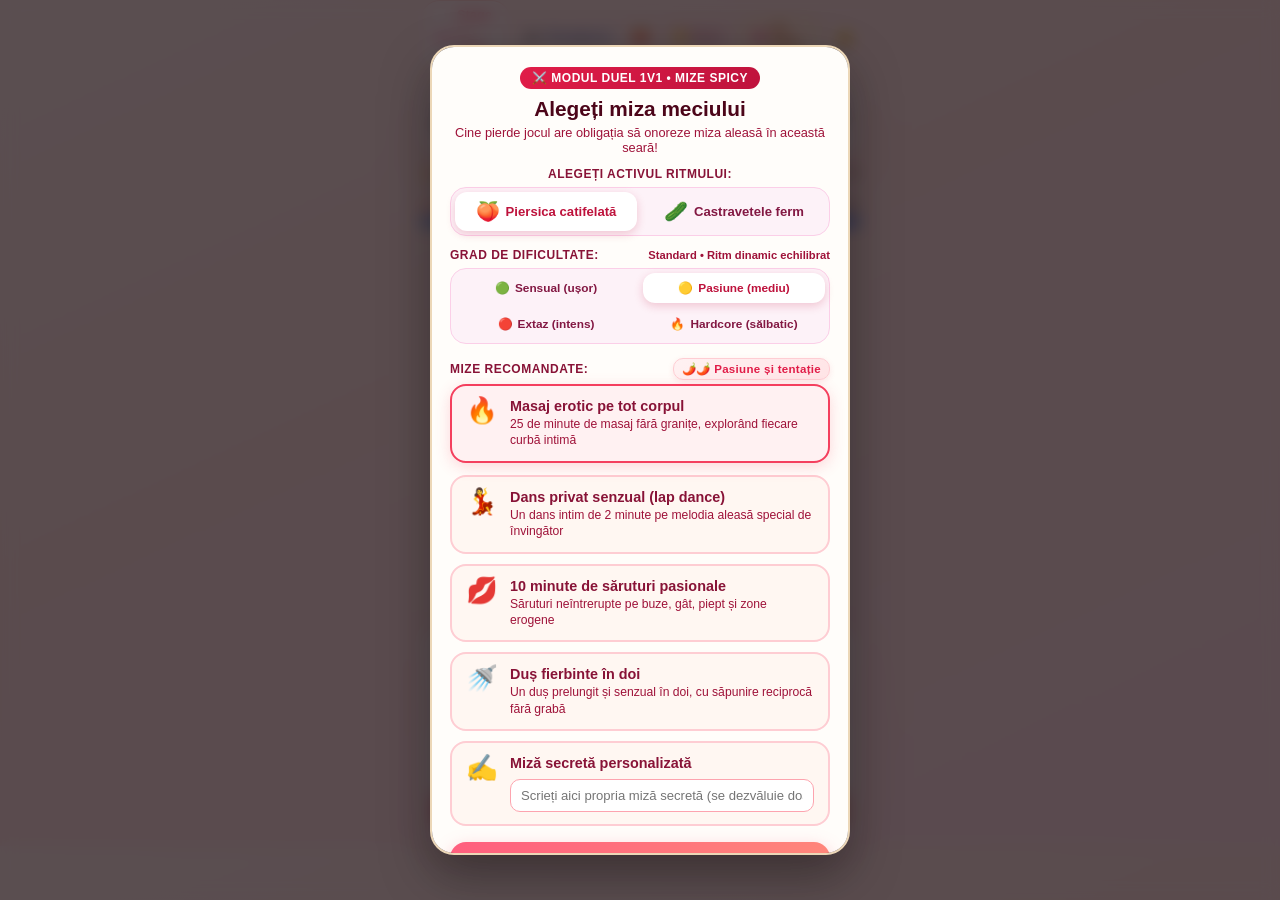
<file: index.html>
<!DOCTYPE html>
<html lang="ro">
<head>
  <meta charset="UTF-8">
  <meta name="viewport" content="width=device-width, initial-scale=1.0, maximum-scale=1.0, user-scalable=no, viewport-fit=cover">
  <title>Peach Sensory Symphony • Rhythm & Mastery</title>
  <link rel="stylesheet" href="style.css">
  <link rel="preconnect" href="https://fonts.googleapis.com">
  <link rel="preconnect" href="https://fonts.gstatic.com" crossorigin>
  <link href="https://fonts.googleapis.com/css2?family=Playfair+Display:ital,wght@0,700;0,900;1,600&display=swap" rel="stylesheet">
  <meta name="apple-mobile-web-app-capable" content="yes">
  <meta name="apple-mobile-web-app-status-bar-style" content="black-translucent">
  <meta name="theme-color" content="#fff8f5">
</head>
<body>

  <!-- Background Particle Effects Layer -->
  <canvas id="particles-canvas"></canvas>

  <div id="symphony-app">
    <!-- ========================================= -->
    <!-- TOP HUD: STAGE, BPM & LIVE STATS          -->
    <!-- ========================================= -->
    <header class="top-hud">
      <div class="hud-header-row">
        <div class="stage-pill" id="stage-pill">
          <span>🌸</span>
          <span id="stage-title-text">Stage 1: First Light</span>
        </div>
        <div class="turn-pill-indicator" id="turn-pill-indicator">
          <span>🎮</span>
          <span id="turn-player-name">Prestatorul</span>
        </div>
        <div class="hud-actions">
          <button id="btn-char-toggle" class="icon-button" title="Schimbă între Piersică și Castravete">🍑</button>
          <button id="btn-diff-badge" class="diff-badge-btn" title="Schimbă Dificultatea">🟡 Mediu</button>
          <div class="bpm-indicator" id="bpm-indicator"><span class="bpm-heart-icon" id="bpm-heart-icon">💓</span> <span id="bpm-val-text">85 BPM</span></div>
          <button id="btn-audio-toggle" class="icon-button" title="Sunet">🔔</button>
        </div>
      </div>

      <!-- Fever Mode Overdrive Banner -->
      <div class="fever-banner" id="fever-banner">🔥 FEVER OVERDRIVE • MULTIPLICATOR EXTAZ 8X / 16X!</div>

      <!-- Stats: Score, Combo & Accuracy -->
      <div class="stats-dashboard">
        <div class="stat-box">
          <span class="stat-label">Scor Ritm</span>
          <span class="stat-value" id="val-score">0</span>
        </div>

        <div class="stat-box combo" id="stat-combo-box">
          <span class="stat-label">Combo</span>
          <span class="stat-value" id="val-combo">0x</span>
        </div>

        <div class="stat-box" style="align-items: flex-end;">
          <span class="stat-label">Acuratețe</span>
          <span class="stat-value" id="val-accuracy">100%</span>
          <span class="multiplier-tag" id="val-multiplier">1x MULTI</span>
        </div>
      </div>

      <!-- Dual Resource Gauges: Pleasure / KPI & Breath -->
      <div class="gauges-container">
        <div class="gauge-wrap">
          <div class="gauge-header">
            <span>⚡ KPI Plăcere</span>
            <span id="label-kpi-val">0%</span>
          </div>
          <div class="gauge-bar-bg">
            <div id="bar-pleasure" class="gauge-bar-fill pleasure"></div>
          </div>
        </div>

        <div class="gauge-wrap">
          <div class="gauge-header">
            <span>🫁 Respirație & Oxigen</span>
            <span id="label-breath-val">100%</span>
          </div>
          <div class="gauge-bar-bg">
            <div id="bar-breath" class="gauge-bar-fill breath"></div>
          </div>
        </div>
      </div>
    </header>

    <!-- ========================================= -->
    <!-- CENTER STAGE: THE SENSORY PEACH           -->
    <!-- ========================================= -->
    <main class="rhythm-stage" id="rhythm-stage">
      <div class="peach-ambient-aura"></div>

      <!-- Rating Popup Feedback Container (*PERFECT!*, *GREAT!*, *MISS*) -->
      <div id="rating-container"></div>

      <div class="peach-interactive-wrap" id="peach-interactive-wrap">
        <!-- Rhythm Approach Rings & Node Layer aligned to peach coordinates -->
        <div id="rhythm-nodes-layer" style="position:absolute; top:0; left:0; width:100%; height:100%; pointer-events:none; z-index:25;"></div>
        <svg viewBox="0 0 200 200" width="100%" height="100%" id="peach-svg">
          <defs>
            <!-- Gradient for Left Cheek -->
            <radialGradient id="grad-left" cx="38%" cy="46%" r="65%">
              <stop offset="0%" stop-color="#ffb3a1" />
              <stop offset="55%" stop-color="#ff6b8b" />
              <stop offset="100%" stop-color="#e03856" />
            </radialGradient>

            <!-- Gradient for Right Cheek -->
            <radialGradient id="grad-right" cx="62%" cy="46%" r="65%">
              <stop offset="0%" stop-color="#ffb3a1" />
              <stop offset="55%" stop-color="#ff6b8b" />
              <stop offset="100%" stop-color="#e03856" />
            </radialGradient>

            <!-- Gold/Pearl Shimmer for the Pleasure Spot -->
            <radialGradient id="grad-pleasure-spot" cx="45%" cy="40%" r="60%">
              <stop offset="0%" stop-color="#ffffff" />
              <stop offset="35%" stop-color="#fef08a" />
              <stop offset="70%" stop-color="#f59e0b" />
              <stop offset="100%" stop-color="#b45309" />
            </radialGradient>

            <!-- Leaf Gradient -->
            <linearGradient id="grad-leaf" x1="0%" y1="0%" x2="100%" y2="100%">
              <stop offset="0%" stop-color="#86efac" />
              <stop offset="100%" stop-color="#22c55e" />
            </linearGradient>
          </defs>

          <!-- Stem & Leaf -->
          <g class="peach-stem-group">
            <path d="M 100 46 C 100 24, 126 14, 144 20 C 144 36, 124 48, 100 46 Z" fill="url(#grad-leaf)" />
            <path d="M 100 46 Q 102 36 100 30" stroke="#5c3d2e" stroke-width="3" stroke-linecap="round" fill="none" />
          </g>

          <!-- Zone 1: Left Cheek (🍓) -->
          <path id="peach-left" class="cheek-zone"
                d="M 100 46 C 64 42, 24 74, 24 118 C 24 162, 68 186, 100 190 C 96 150, 96 82, 100 46 Z"
                fill="url(#grad-left)" />

          <!-- Zone 2: Right Cheek (🍑) -->
          <path id="peach-right" class="cheek-zone"
                d="M 100 46 C 136 42, 176 74, 176 118 C 176 162, 132 186, 100 190 C 104 150, 104 82, 100 46 Z"
                fill="url(#grad-right)" />

          <!-- Central Cleft Shadow -->
          <path d="M 100 46 Q 98 118 100 190" stroke="#b91c1c" stroke-width="2" fill="none" opacity="0.45" />

          <!-- ============================================== -->
          <!-- ZONE 3: THE PLEASURE SPOT (RIGHT BELOW STEM)   -->
          <!-- ============================================== -->
          <g id="pleasure-spot-group" class="pleasure-spot-group">
            <!-- Pulsing Golden Aura -->
            <circle class="pleasure-spot-aura" cx="100" cy="74" r="19" fill="#fef08a" opacity="0.35" />
            <circle class="pleasure-spot-aura" cx="100" cy="74" r="14" fill="#f59e0b" opacity="0.45" />

            <!-- Core Jewel Spot -->
            <circle id="pleasure-spot-core" class="pleasure-spot-core" cx="100" cy="74" r="9.5" fill="url(#grad-pleasure-spot)" />

            <!-- Star Highlight -->
            <circle cx="98" cy="71.5" r="2.2" fill="#ffffff" opacity="0.9" />
          </g>
        </svg>

        <!-- ============================================== -->
        <!-- CUCUMBER INTERACTIVE SVG                       -->
        <!-- ============================================== -->
        <svg viewBox="0 0 200 200" width="100%" height="100%" id="cucumber-svg">
          <defs>
            <!-- Left body gradient -->
            <radialGradient id="grad-cuke-left" cx="35%" cy="50%" r="70%">
              <stop offset="0%" stop-color="#86efac" />
              <stop offset="50%" stop-color="#22c55e" />
              <stop offset="100%" stop-color="#14532d" />
            </radialGradient>
            <!-- Right body gradient -->
            <radialGradient id="grad-cuke-right" cx="65%" cy="50%" r="70%">
              <stop offset="0%" stop-color="#86efac" />
              <stop offset="50%" stop-color="#22c55e" />
              <stop offset="100%" stop-color="#14532d" />
            </radialGradient>
            <!-- Sensitive Tip Gradient -->
            <radialGradient id="grad-cuke-tip" cx="45%" cy="40%" r="60%">
              <stop offset="0%" stop-color="#ffffff" />
              <stop offset="30%" stop-color="#fef08a" />
              <stop offset="70%" stop-color="#22c55e" />
              <stop offset="100%" stop-color="#15803d" />
            </radialGradient>
          </defs>

          <!-- Cucumber Stem / Base Blossom -->
          <path d="M 98 185 Q 100 195 98 198" stroke="#3f6212" stroke-width="4" stroke-linecap="round" fill="none" />

          <!-- Left Half of Cucumber Body -->
          <path id="cucumber-left" class="cheek-zone"
                d="M 100 45 C 80 45, 65 65, 64 110 C 63 150, 78 185, 100 185 C 98 150, 98 90, 100 45 Z"
                fill="url(#grad-cuke-left)" />

          <!-- Right Half of Cucumber Body -->
          <path id="cucumber-right" class="cheek-zone"
                d="M 100 45 C 120 45, 135 65, 136 110 C 137 150, 122 185, 100 185 C 102 150, 102 90, 100 45 Z"
                fill="url(#grad-cuke-right)" />

          <!-- Rib Texture Lines -->
          <path d="M 80 75 Q 82 120 86 165" stroke="#166534" stroke-width="1.8" stroke-dasharray="2,5" fill="none" opacity="0.6" />
          <path d="M 120 75 Q 118 120 114 165" stroke="#166534" stroke-width="1.8" stroke-dasharray="2,5" fill="none" opacity="0.6" />
          <path d="M 100 45 L 100 185" stroke="#14532d" stroke-width="1.5" fill="none" opacity="0.3" />

          <!-- Sensitive Tip / Head of the Cucumber (✨ Centered at Top) -->
          <g id="cucumber-tip-group" class="pleasure-spot-group">
            <circle class="pleasure-spot-aura" cx="100" cy="55" r="20" fill="#fef08a" opacity="0.4" />
            <circle class="pleasure-spot-aura" cx="100" cy="55" r="14" fill="#4ade80" opacity="0.5" />
            <circle id="cucumber-tip-core" class="pleasure-spot-core" cx="100" cy="55" r="10" fill="url(#grad-cuke-tip)" />
            <circle cx="98" cy="52.5" r="2.2" fill="#ffffff" opacity="0.9" />
          </g>
        </svg>

        <!-- Swirl Guide Ring Overlay for Stage 2+ -->
        <div id="swirl-guide-ring" class="swirl-guide-ring"></div>

        <!-- Live RPM Speedometer Badge on Pleasure Spot -->
        <div class="rpm-badge" id="rpm-badge">⚡ 0 RPM</div>
      </div>
    </main>

    <!-- ========================================= -->
    <!-- BOTTOM CONTROLS & DYNAMIC INSTRUCTIONS    -->
    <!-- ========================================= -->
    <footer class="bottom-controls-card">
      <div class="instruction-bar">
        <div class="instruction-title" id="instruction-title">Atinge notele de ritm când inelul se micșorează!</div>
        <div class="instruction-sub" id="instruction-sub">Punctul de plăcere de sub codiță activează multiplicatorul 2x.</div>
      </div>

      <!-- Tool Switcher: 👆 Deget vs 👅 Limbă -->
      <div class="tool-selector-bar">
        <button id="tab-finger" class="tool-tab-btn active">
          <span>👆 Vârful degetului (tap)</span>
        </button>
        <button id="tab-tongue" class="tool-tab-btn">
          <span>👅 Vârful limbii (glide & swirl)</span>
        </button>
      </div>

      <!-- Breath Catch Button -->
      <button id="btn-breath-catch" class="btn-breath-recovery">
        <span id="btn-breath-text">🫁 Pauză de sărut (+35% oxigen)</span>
      </button>

      <!-- Stage Progression Button -->
      <button id="btn-next-stage" class="btn-level-action" style="display: none;">
        <span id="btn-next-stage-text">Treci la etapa următoare</span>
        <span>✨</span>
      </button>

      <!-- Open Duel & Settings Button (Visible when idle) -->
      <button id="btn-open-duel-modal" class="btn-level-action" style="width: 100%; margin-top: 6px;">
        <span>⚔️ Alege dificultatea și miza duelului</span>
        <span>🔥</span>
      </button>
    </footer>
  </div>

  <!-- ========================================= -->
  <!-- VICTORY & GRADE CERTIFICATE MODAL         -->
  <!-- ========================================= -->
  <div class="modal-overlay" id="victory-modal">
    <div class="cert-card">
      <div class="rank-badge" id="modal-rank-badge">★ S RANK • EXCELLENT ★</div>
      <h2 class="cert-title">Acord de ritm îndeplinit</h2>
      <p class="cert-subtitle">
        Toate cele 5 etape ale simfoniei senzoriale au fost desăvârșite! KPI 100% atins cu brio.
      </p>

      <div class="stats-summary-grid">
        <div class="summary-item">
          <span class="num" id="modal-final-score">0</span>
          <span class="desc">Scor total</span>
        </div>
        <div class="summary-item">
          <span class="num" id="modal-max-combo">0x</span>
          <span class="desc">Combo maxim</span>
        </div>
        <div class="summary-item">
          <span class="num" id="modal-final-accuracy">100%</span>
          <span class="desc">Acuratețe</span>
        </div>
      </div>

      <div class="signature-box">
        <div style="font-size:0.75rem; color:#8d6e63; font-weight:700; margin-bottom:4px; display:flex; justify-content:space-between;">
          <span>Semnătura clientului activ (Otter):</span>
          <button id="btn-clear-sig" style="background:none; border:none; color:var(--primary-rose); font-size:0.75rem; font-weight:700; cursor:pointer;">Șterge</button>
        </div>
        <canvas id="signature-canvas" width="340" height="75"></canvas>
      </div>

      <button id="btn-sign-complete" class="btn-level-action" style="width:100%; margin-top:0;">
        <span>Aprobă și validează parteneriatul</span>
        <span>💮</span>
      </button>
    </div>
  </div>

  <!-- ========================================= -->
  <!-- SPICY WAGER SELECTION MODAL (PRE-GAME)    -->
  <!-- ========================================= -->
  <div class="modal-overlay open" id="wager-modal">
    <div class="wager-modal-content">
      <span class="wager-badge-tag">⚔️ Modul duel 1v1 • Mize spicy</span>
      <h2 style="font-size:1.3rem; font-weight:900; color:#4c0519; margin-bottom:4px;">Alegeți miza meciului</h2>
      <p style="font-size:0.8rem; color:#9f1239; margin-bottom:12px;">Cine pierde jocul are obligația să onoreze miza aleasă în această seară!</p>

      <!-- Character Choice: Peach vs Cucumber -->
      <div style="margin-bottom:12px;">
        <label style="font-size:0.75rem; font-weight:800; color:#881337; text-transform:uppercase; letter-spacing:0.5px; display:block; margin-bottom:6px;">
          Alegeți activul ritmului:
        </label>
        <div class="character-toggle-bar" id="character-toggle-bar">
          <button type="button" class="char-tab-btn active" data-char="peach">
            <span style="font-size:1.2rem;">🍑</span>
            <span>Piersica catifelată</span>
          </button>
          <button type="button" class="char-tab-btn" data-char="cucumber">
            <span style="font-size:1.2rem;">🥒</span>
            <span>Castravetele ferm</span>
          </button>
        </div>
      </div>

      <!-- Difficulty Level Selector -->
      <div style="margin-bottom:14px;">
        <div style="display:flex; justify-content:space-between; align-items:center; margin-bottom:6px;">
          <label style="font-size:0.75rem; font-weight:800; color:#881337; text-transform:uppercase; letter-spacing:0.5px;">
            Grad de dificultate:
          </label>
          <span id="diff-desc-label" style="font-size:0.7rem; color:#9f1239; font-weight:700;">Standard • Ritm echilibrat</span>
        </div>
        <div class="difficulty-toggle-bar" id="difficulty-toggle-bar">
          <button type="button" class="diff-tab-btn" data-diff="easy">
            <span>🟢</span>
            <span>Sensual (ușor)</span>
          </button>
          <button type="button" class="diff-tab-btn active" data-diff="medium">
            <span>🟡</span>
            <span>Pasiune (mediu)</span>
          </button>
          <button type="button" class="diff-tab-btn" data-diff="hard">
            <span>🔴</span>
            <span>Extaz (intens)</span>
          </button>
          <button type="button" class="diff-tab-btn" data-diff="hardcore">
            <span>🔥</span>
            <span>Hardcore (sălbatic)</span>
          </button>
        </div>
      </div>

      <!-- Dynamic Spicy Wagers Container -->
      <div class="wager-spice-header">
        <label style="font-size:0.75rem; font-weight:800; color:#881337; text-transform:uppercase; letter-spacing:0.5px;">
          Mize recomandate:
        </label>
        <span class="wager-spice-badge" id="wager-spice-badge">🌶️🌶️ Pasiune și tentație</span>
      </div>

      <div class="wagers-list" id="wagers-list">
        <!-- Dynamically rendered based on chosen difficulty -->
      </div>

      <button id="btn-start-duel" class="btn-level-action" style="width:100%; margin-top:6px;">
        <span>Confirmă miza și începe runda Prestatorului</span>
        <span>🔥</span>
      </button>
    </div>
  </div>

  <!-- ========================================= -->
  <!-- TURN HANDOVER MODAL (PASS THE PHONE)      -->
  <!-- ========================================= -->
  <div class="modal-overlay" id="handover-modal">
    <div class="handover-card">
      <div class="handover-avatar">🏆</div>
      <h2 style="font-size:1.3rem; font-weight:900; color:#78350f; margin-bottom:6px;">Runda Prestatorului s-a încheiat!</h2>
      <p style="font-size:0.85rem; color:#92400e; margin-bottom:12px;">
        Scorul de bătut este: <strong id="handover-target-score" style="font-size:1.25rem; color:#b45309;">0</strong> puncte!
      </p>

      <div style="background:#fff7ed; border:1.5px solid #fed7aa; border-radius:14px; padding:10px 12px; margin-bottom:14px; text-align:left;">
        <div style="font-size:0.7rem; font-weight:800; color:#ea580c; text-transform:uppercase;">Miza pusă în joc:</div>
        <div id="handover-wager-text" style="font-size:0.82rem; font-weight:700; color:#9a3412; margin-top:2px;"></div>
      </div>

      <p style="font-size:0.85rem; color:#6b4d3d; margin-bottom:16px; font-weight:600;">
        Predă telefonul lui <strong>Otter</strong>! Ești gata să arăți cine domină ritmul?
      </p>

      <button id="btn-start-player2" class="btn-level-action" style="width:100%; margin-top:0;">
        <span>Am luat telefonul, rândul lui Otter! 🍑</span>
      </button>
    </div>
  </div>

  <!-- ========================================= -->
  <!-- DUEL WINNER CEREMONY MODAL                -->
  <!-- ========================================= -->
  <div class="modal-overlay" id="duel-winner-modal">
    <div class="cert-card" style="max-width:410px;">
      <div class="rank-badge" id="duel-winner-badge" style="background:linear-gradient(135deg, #f43f5e 0%, #e11d48 100%);">👑 Victorie totală!</div>
      <h2 class="cert-title" id="duel-winner-headline">Otter a câștigat duelul!</h2>
      
      <div class="duel-vs-grid">
        <div class="player-duel-column" id="p1-duel-col">
          <span class="crown-icon" id="p1-crown" style="visibility:hidden;">👑</span>
          <span class="name">Prestatorul</span>
          <span class="score-num" id="p1-final-score">0</span>
          <span style="font-size:0.68rem; color:#78350f;" id="p1-final-acc">0% Acc</span>
          <span style="font-size:0.68rem; color:#be123c; font-weight:700; margin-top:2px;" id="p1-final-bpm">💓 Max 0 BPM</span>
        </div>
        
        <div class="duel-vs-badge">VS</div>
        
        <div class="player-duel-column" id="p2-duel-col">
          <span class="crown-icon" id="p2-crown" style="visibility:hidden;">👑</span>
          <span class="name">Otter</span>
          <span class="score-num" id="p2-final-score">0</span>
          <span style="font-size:0.68rem; color:#78350f;" id="p2-final-acc">0% Acc</span>
          <span style="font-size:0.68rem; color:#be123c; font-weight:700; margin-top:2px;" id="p2-final-bpm">💓 Max 0 BPM</span>
        </div>
      </div>

      <div class="wager-awarded-box">
        <h4>★ Recompensa câștigată ★</h4>
        <p id="duel-awarded-wager-text"></p>
      </div>

      <div class="signature-box">
        <div style="font-size:0.72rem; color:#881337; font-weight:700; margin-bottom:4px; display:flex; justify-content:space-between;">
          <span>Semnătura învinsului (acceptare & onorare):</span>
          <button id="btn-clear-duel-sig" style="background:none; border:none; color:var(--primary-rose); font-size:0.75rem; font-weight:700; cursor:pointer;">Șterge</button>
        </div>
        <canvas id="duel-signature-canvas" width="340" height="65"></canvas>
      </div>

      <button id="btn-finish-duel" class="btn-level-action" style="width:100%; margin-top:0;">
        <span>Onorează miza și reia duelul</span>
        <span>💋</span>
      </button>
    </div>
  </div>
  <script src="audio.js"></script>
  <script src="game.js"></script>
</body>
</html>
</file>
<file: style.css>
/* style.css - Luxury Pastel Rhythm Aesthetics for Peach Sensory Symphony */

:root {
  --bg-gradient: linear-gradient(155deg, #fffbf8 0%, #fff0ec 40%, #ffebf3 100%);
  --card-bg: rgba(255, 255, 255, 0.9);
  --card-border: rgba(255, 210, 215, 0.7);
  --shadow-main: 0 14px 35px rgba(255, 130, 140, 0.15);
  
  --primary-rose: #ff5e7e;
  --peach-warm: #ff8a7a;
  --gold-shimmer: #f59e0b;
  --gold-glow: rgba(245, 158, 11, 0.45);
  --mint-accent: #10b981;
  --danger-breath: #ef4444;
  --text-dark: #2e1c20;
  --text-muted: #7d656a;
  
  --font-main: -apple-system, BlinkMacSystemFont, "Segoe UI", Roboto, "Helvetica Neue", sans-serif;
  --font-serif: "Playfair Display", Georgia, serif;
}

* {
  box-sizing: border-box;
  margin: 0;
  padding: 0;
  -webkit-tap-highlight-color: transparent;
  user-select: none;
  -webkit-user-select: none;
}

body {
  font-family: var(--font-main);
  background: var(--bg-gradient);
  color: var(--text-dark);
  min-height: 100vh;
  min-height: -webkit-fill-available;
  display: flex;
  justify-content: center;
  align-items: center;
  padding: env(safe-area-inset-top, 12px) 14px env(safe-area-inset-bottom, 16px) 14px;
  overflow-x: hidden;
  touch-action: manipulation;
}

#symphony-app {
  width: 100%;
  max-width: 440px;
  min-height: 94vh;
  display: flex;
  flex-direction: column;
  justify-content: space-between;
  position: relative;
}

/* ========================================= */
/* TOP HUD: STAGE, BPM & DASHBOARD           */
/* ========================================= */
.top-hud {
  display: flex;
  flex-direction: column;
  gap: 10px;
  margin-bottom: 8px;
}

.hud-header-row {
  display: flex;
  justify-content: space-between;
  align-items: center;
}

.stage-pill {
  background: #ffffff;
  border: 1.5px solid #ffd4cc;
  padding: 6px 14px;
  border-radius: 20px;
  font-size: 0.8rem;
  font-weight: 800;
  color: var(--primary-rose);
  box-shadow: 0 2px 8px rgba(255, 94, 126, 0.12);
  display: flex;
  align-items: center;
  gap: 6px;
}

.hud-actions {
  display: flex;
  align-items: center;
  gap: 8px;
}

.bpm-indicator {
  background: #fff6e5;
  border: 1px solid #fde68a;
  color: #b45309;
  font-size: 0.75rem;
  font-weight: 800;
  padding: 5px 10px;
  border-radius: 12px;
  letter-spacing: 0.5px;
  display: inline-flex;
  align-items: center;
  gap: 5px;
  transition: all 0.3s cubic-bezier(0.16, 1, 0.3, 1);
}

.bpm-heart-icon {
  display: inline-block;
  transform-origin: center;
  animation: dynamicHeartBeat var(--pulse-speed, 0.7s) infinite ease-in-out;
}

@keyframes dynamicHeartBeat {
  0%, 100% { transform: scale(1); }
  18% { transform: scale(1.35); }
  32% { transform: scale(1.08); }
  46% { transform: scale(1.24); }
}

.peach-interactive-wrap.arousal-pulse {
  animation: arousalThrob var(--pulse-speed, 0.7s) infinite ease-in-out;
}

@keyframes arousalThrob {
  0%, 100% { transform: scale(1); }
  50% { transform: scale(1.025); }
}

.icon-button {
  background: #ffffff;
  border: 1px solid #ffd4cc;
  border-radius: 50%;
  width: 36px;
  height: 36px;
  display: flex;
  align-items: center;
  justify-content: center;
  cursor: pointer;
  font-size: 0.95rem;
  box-shadow: 0 2px 6px rgba(0,0,0,0.04);
}

.icon-button:active {
  transform: scale(0.92);
}

/* Score, Combo & Accuracy Grid */
.stats-dashboard {
  background: var(--card-bg);
  backdrop-filter: blur(14px);
  border: 1px solid var(--card-border);
  border-radius: 18px;
  padding: 10px 14px;
  display: grid;
  grid-template-columns: 1.4fr 1fr 1fr;
  align-items: center;
  box-shadow: var(--shadow-main);
}

.stat-box {
  display: flex;
  flex-direction: column;
}

.stat-label {
  font-size: 0.65rem;
  font-weight: 700;
  color: var(--text-muted);
  text-transform: uppercase;
  letter-spacing: 0.4px;
}

.stat-value {
  font-size: 1.15rem;
  font-weight: 800;
  color: #1f2937;
  font-variant-numeric: tabular-nums;
}

.stat-box.combo .stat-value {
  color: var(--primary-rose);
  transition: transform 0.1s;
}

.stat-box.combo.hype .stat-value {
  animation: comboPulse 0.4s ease;
  color: #ec4899;
}

@keyframes comboPulse {
  0% { transform: scale(1); }
  50% { transform: scale(1.25); }
  100% { transform: scale(1); }
}

.multiplier-tag {
  background: linear-gradient(135deg, #f59e0b 0%, #d97706 100%);
  color: white;
  font-size: 0.68rem;
  font-weight: 800;
  padding: 2px 6px;
  border-radius: 6px;
  align-self: flex-start;
  margin-top: 2px;
}

/* Dual Resource Gauges (Pleasure/KPI & Breath) */
.gauges-container {
  display: flex;
  flex-direction: column;
  gap: 6px;
}

.gauge-wrap {
  display: flex;
  flex-direction: column;
  gap: 3px;
}

.gauge-header {
  display: flex;
  justify-content: space-between;
  font-size: 0.72rem;
  font-weight: 700;
  color: var(--text-muted);
}

.gauge-bar-bg {
  height: 10px;
  background: #f5e8e8;
  border-radius: 8px;
  overflow: hidden;
  position: relative;
}

.gauge-bar-fill {
  height: 100%;
  border-radius: 8px;
  transition: width 0.2s cubic-bezier(0.1, 0.6, 0.3, 1);
}

.gauge-bar-fill.pleasure {
  background: linear-gradient(90deg, #ff9a8b 0%, #ff5e7e 60%, #ff70a6 100%);
  width: 0%;
}

.gauge-bar-fill.breath {
  background: linear-gradient(90deg, #60a5fa 0%, #3b82f6 100%);
  width: 100%;
}

.gauge-bar-fill.breath.danger {
  background: var(--danger-breath);
  animation: shakeWarning 0.6s infinite ease-in-out;
}

@keyframes shakeWarning {
  0%, 100% { opacity: 1; }
  50% { opacity: 0.65; }
}

/* ========================================= */
/* CENTER RHYTHM STAGE: THE SENSORY PEACH    */
/* ========================================= */
.rhythm-stage {
  flex: 1;
  display: flex;
  flex-direction: column;
  align-items: center;
  justify-content: center;
  position: relative;
  min-height: 310px;
  touch-action: none;
}

/* Dynamic Aura around the peach */
.peach-ambient-aura {
  position: absolute;
  width: 280px;
  height: 280px;
  border-radius: 50%;
  background: radial-gradient(circle, rgba(255, 140, 160, 0.28) 0%, rgba(255, 230, 235, 0) 70%);
  animation: ambientBeat 1.8s infinite ease-in-out;
  pointer-events: none;
}

@keyframes ambientBeat {
  0%, 100% { transform: scale(1); opacity: 0.6; }
  50% { transform: scale(1.1); opacity: 0.9; }
}

/* SVG Peach Interactive Container */
.peach-interactive-wrap {
  width: 240px;
  height: 240px;
  position: relative;
  z-index: 2;
  cursor: pointer;
  transition: transform 0.1s ease;
}

.peach-interactive-wrap.jiggle {
  animation: peachBounce 0.25s cubic-bezier(0.18, 0.89, 0.32, 1.28);
}

@keyframes peachBounce {
  0% { transform: scale(1, 1); }
  40% { transform: scale(1.08, 0.92); }
  75% { transform: scale(0.95, 1.05); }
  100% { transform: scale(1, 1); }
}

/* Left & Right Cheeks */
.cheek-zone {
  cursor: pointer;
  transition: fill 0.15s, filter 0.15s;
}

.cheek-zone:active {
  filter: brightness(1.12);
}

/* ========================================= */
/* THE PLEASURE SPOT (CENTRAL JEWEL BELOW STEM) */
/* ========================================= */
.pleasure-spot-group {
  cursor: pointer;
  position: relative;
}

.pleasure-spot-aura {
  transform-origin: 100px 72px;
  animation: pleasurePulse 1.6s infinite ease-in-out;
}

@keyframes pleasurePulse {
  0%, 100% { transform: scale(1); opacity: 0.7; }
  50% { transform: scale(1.35); opacity: 1; filter: drop-shadow(0 0 10px #f59e0b); }
}

.pleasure-spot-core {
  fill: radial-gradient(circle, #fff3b0 0%, #f59e0b 60%, #d97706 100%);
  filter: drop-shadow(0 2px 6px rgba(217, 119, 6, 0.5));
  transition: transform 0.1s, fill 0.2s;
}

.pleasure-spot-core:active {
  transform: scale(0.92);
}

.pleasure-spot-core.overheated {
  fill: #dc2626 !important;
  animation: burnFlicker 0.4s infinite alternate;
}

@keyframes burnFlicker {
  from { filter: drop-shadow(0 0 12px #dc2626); }
  to { filter: drop-shadow(0 0 4px #b91c1c); }
}

/* Swirl Guide Rotation Ring for Pleasure Spot */
.swirl-guide-ring {
  position: absolute;
  top: 52px;
  left: 80px;
  width: 40px;
  height: 40px;
  border: 2px dashed #f59e0b;
  border-radius: 50%;
  pointer-events: none;
  animation: rotateSwirl 3s linear infinite;
  display: none;
}

@keyframes rotateSwirl {
  from { transform: rotate(0deg); }
  to { transform: rotate(360deg); }
}

/* Rating Popups (PERFECT / GREAT / MISS) */
.rating-popup {
  position: absolute;
  top: 40%;
  left: 50%;
  transform: translate(-50%, -50%);
  font-weight: 900;
  font-size: 1.4rem;
  letter-spacing: 1px;
  pointer-events: none;
  z-index: 50;
  animation: ratingAnim 0.6s ease-out forwards;
}

.rating-popup.perfect {
  color: #f59e0b;
  text-shadow: 0 2px 12px rgba(245, 158, 11, 0.5);
}

.rating-popup.great {
  color: #10b981;
  text-shadow: 0 2px 10px rgba(16, 185, 129, 0.4);
}

.rating-popup.miss {
  color: #ef4444;
  text-shadow: 0 2px 10px rgba(239, 68, 68, 0.4);
}

.rating-popup.overheat {
  color: #b91c1c;
  background: #fee2e2;
  border: 1px solid #fca5a5;
  padding: 4px 10px;
  border-radius: 12px;
  font-size: 0.9rem;
}

@keyframes ratingAnim {
  0% { transform: translate(-50%, -30%) scale(0.6); opacity: 0; }
  35% { transform: translate(-50%, -55%) scale(1.2); opacity: 1; }
  100% { transform: translate(-50%, -85%) scale(1); opacity: 0; }
}

/* Approach Ring for Rhythm Nodes */
.rhythm-approach-ring {
  position: absolute;
  border-radius: 50%;
  border: 3.5px solid #ff1744;
  pointer-events: none;
  z-index: 30;
  box-shadow: 0 0 18px rgba(255, 23, 68, 0.85), inset 0 0 10px rgba(255, 255, 255, 0.6);
  background: radial-gradient(circle, rgba(255, 94, 126, 0.25) 0%, rgba(255, 23, 68, 0.05) 100%);
  transform-origin: center center;
}

.rhythm-approach-ring.pleasure-spot-ring {
  border-color: #f59e0b;
  box-shadow: 0 0 20px rgba(245, 158, 11, 0.95), inset 0 0 10px rgba(255, 255, 255, 0.7);
  background: radial-gradient(circle, rgba(245, 158, 11, 0.3) 0%, rgba(245, 158, 11, 0.05) 100%);
}

/* ========================================= */
/* BOTTOM CONTROLS: TOOLS & ABILITIES        */
/* ========================================= */
.bottom-controls-card {
  background: var(--card-bg);
  backdrop-filter: blur(14px);
  border: 1px solid var(--card-border);
  border-radius: 20px;
  padding: 14px;
  box-shadow: var(--shadow-main);
  margin-top: 8px;
}

.instruction-bar {
  text-align: center;
  margin-bottom: 10px;
}

.instruction-title {
  font-size: 0.86rem;
  font-weight: 800;
  color: var(--text-dark);
}

.instruction-sub {
  font-size: 0.72rem;
  color: var(--text-muted);
  margin-top: 2px;
}

/* Tool Segmented Toggle (👆 Deget vs 👅 Limbă) */
.tool-selector-bar {
  display: flex;
  background: #fae8eb;
  padding: 3px;
  border-radius: 14px;
  margin-bottom: 10px;
}

.tool-tab-btn {
  flex: 1;
  padding: 9px;
  border: none;
  background: transparent;
  border-radius: 11px;
  font-size: 0.82rem;
  font-weight: 700;
  color: var(--text-muted);
  cursor: pointer;
  display: flex;
  align-items: center;
  justify-content: center;
  gap: 6px;
  transition: all 0.2s;
}

.tool-tab-btn.active {
  background: #ffffff;
  color: var(--primary-rose);
  box-shadow: 0 3px 8px rgba(255, 94, 126, 0.18);
}

/* Catch Breath / Recovery Button */
.btn-breath-recovery {
  width: 100%;
  background: #ffffff;
  color: #2563eb;
  border: 1.5px solid #bfdbfe;
  border-radius: 14px;
  padding: 10px;
  font-size: 0.84rem;
  font-weight: 700;
  display: flex;
  align-items: center;
  justify-content: center;
  gap: 6px;
  cursor: pointer;
  transition: all 0.25s cubic-bezier(0.16, 1, 0.3, 1);
}

.btn-breath-recovery:active {
  transform: scale(0.97);
}

.btn-breath-recovery.urgent {
  background: linear-gradient(135deg, #f43f5e 0%, #be123c 100%);
  color: #ffffff;
  border-color: #fda4af;
  animation: breathBtnAlert 0.8s infinite alternate;
  box-shadow: 0 4px 14px rgba(225, 29, 72, 0.35);
}

@keyframes breathBtnAlert {
  0% { transform: scale(1); box-shadow: 0 0 0 rgba(225, 29, 72, 0.4); }
  100% { transform: scale(1.03); box-shadow: 0 0 16px rgba(225, 29, 72, 0.6); }
}

.btn-breath-recovery.boost-active {
  background: linear-gradient(135deg, #10b981 0%, #059669 100%);
  color: #ffffff;
  border-color: #a7f3d0;
  box-shadow: 0 4px 14px rgba(16, 185, 129, 0.3);
}

/* Out of breath visual vignette */
body.breath-exhausted::after {
  content: '';
  position: fixed;
  inset: 0;
  box-shadow: inset 0 0 70px rgba(225, 29, 72, 0.48);
  pointer-events: none;
  z-index: 999;
  animation: breathWarningPulse 1s infinite ease-in-out;
}

@keyframes breathWarningPulse {
  0%, 100% { opacity: 0.45; }
  50% { opacity: 0.95; }
}

/* Next Level Action Button */
.btn-level-action {
  width: 100%;
  background: linear-gradient(135deg, #ff5e7e 0%, #ff8a7a 100%);
  color: white;
  border: none;
  border-radius: 16px;
  padding: 13px;
  font-size: 0.95rem;
  font-weight: 800;
  display: flex;
  align-items: center;
  justify-content: center;
  gap: 8px;
  cursor: pointer;
  box-shadow: 0 6px 18px rgba(255, 94, 126, 0.35);
  margin-top: 8px;
  transition: transform 0.15s;
}

.btn-level-action:active {
  transform: scale(0.97);
}

/* Particles Canvas */
#particles-canvas {
  position: fixed;
  top: 0; left: 0;
  width: 100vw; height: 100vh;
  pointer-events: none;
  z-index: 9999;
}

/* ========================================= */
/* VICTORY & GRADE CERTIFICATE MODAL         */
/* ========================================= */
.modal-overlay {
  display: none;
  position: fixed;
  top: 0; left: 0; right: 0; bottom: 0;
  background: rgba(35, 20, 25, 0.75);
  backdrop-filter: blur(8px);
  z-index: 20000;
  justify-content: center;
  align-items: center;
  padding: 16px;
}

.modal-overlay.open {
  display: flex;
}

.cert-card {
  background: #fffdfa;
  width: 100%;
  max-width: 390px;
  border-radius: 24px;
  padding: 22px 18px;
  border: 2px solid #ecd7b7;
  box-shadow: 0 20px 50px rgba(0, 0, 0, 0.3);
  text-align: center;
  animation: certPop 0.35s cubic-bezier(0.18, 0.89, 0.32, 1.28);
}

@keyframes certPop {
  0% { transform: scale(0.85); opacity: 0; }
  100% { transform: scale(1); opacity: 1; }
}

.rank-badge {
  display: inline-block;
  background: linear-gradient(135deg, #f59e0b 0%, #d97706 100%);
  color: white;
  font-size: 1.1rem;
  font-weight: 900;
  padding: 6px 18px;
  border-radius: 20px;
  margin-bottom: 12px;
  box-shadow: 0 4px 15px rgba(245, 158, 11, 0.4);
}

.cert-title {
  font-family: var(--font-serif);
  font-size: 1.35rem;
  font-weight: 800;
  color: #3b2212;
  margin-bottom: 6px;
}

.cert-subtitle {
  font-size: 0.82rem;
  color: #6b4d3d;
  line-height: 1.45;
  margin-bottom: 14px;
}

.stats-summary-grid {
  display: grid;
  grid-template-columns: 1fr 1fr 1fr;
  background: #fff7eb;
  border: 1px solid #fed7aa;
  border-radius: 14px;
  padding: 10px;
  margin-bottom: 14px;
}

.summary-item {
  display: flex;
  flex-direction: column;
}

.summary-item .num {
  font-size: 1.1rem;
  font-weight: 800;
  color: #b45309;
}

.summary-item .desc {
  font-size: 0.65rem;
  font-weight: 700;
  color: #92400e;
  text-transform: uppercase;
}

.signature-box {
  background: #ffffff;
  border: 1.5px dashed #fed7aa;
  border-radius: 12px;
  padding: 6px;
  margin-bottom: 14px;
}

#signature-canvas {
  width: 100%;
  height: 75px;
  display: block;
  touch-action: none;
}

/* ========================================= */
/* SPICY WAGER SELECTION SCREEN & CARDS      */
/* ========================================= */
.wager-modal-content {
  background: #fffdfa;
  width: 100%;
  max-width: 420px;
  max-height: 90vh;
  overflow-y: auto;
  border-radius: 24px;
  padding: 20px 18px;
  border: 2px solid #ecd7b7;
  box-shadow: 0 20px 50px rgba(0,0,0,0.35);
  text-align: center;
}

.wager-badge-tag {
  display: inline-block;
  background: linear-gradient(135deg, #e11d48 0%, #be123c 100%);
  color: white;
  font-size: 0.75rem;
  font-weight: 800;
  padding: 4px 12px;
  border-radius: 20px;
  text-transform: uppercase;
  letter-spacing: 0.5px;
  margin-bottom: 8px;
}

.wager-spice-header {
  display: flex;
  justify-content: space-between;
  align-items: center;
  margin-top: 10px;
  margin-bottom: 6px;
}

.wager-spice-badge {
  background: linear-gradient(135deg, #fff1f2 0%, #ffe4e6 100%);
  border: 1px solid #fecdd3;
  color: #e11d48;
  font-size: 0.72rem;
  font-weight: 800;
  padding: 3px 8px;
  border-radius: 10px;
  letter-spacing: 0.3px;
  box-shadow: 0 2px 6px rgba(225, 29, 72, 0.1);
  transition: all 0.3s ease;
}

.wagers-list {
  display: flex;
  flex-direction: column;
  gap: 10px;
  margin: 6px 0 16px 0;
  text-align: left;
}

.wager-card-option {
  background: #fff7f2;
  border: 2px solid #fecdd3;
  border-radius: 16px;
  padding: 12px 14px;
  cursor: pointer;
  display: flex;
  align-items: flex-start;
  gap: 12px;
  transition: all 0.2s ease;
  animation: fadeInWager 0.22s ease-out;
}

@keyframes fadeInWager {
  from { opacity: 0; transform: translateY(5px); }
  to { opacity: 1; transform: translateY(0); }
}

.wager-card-option:active, .wager-card-option.selected {
  background: #fff1f2;
  border-color: #f43f5e;
  box-shadow: 0 4px 15px rgba(244, 63, 94, 0.2);
  transform: translateY(-2px);
}

.wager-icon {
  font-size: 1.6rem;
  line-height: 1;
}

.wager-info h4 {
  font-size: 0.9rem;
  font-weight: 800;
  color: #881337;
  margin-bottom: 2px;
}

.wager-info p {
  font-size: 0.76rem;
  color: #9f1239;
  line-height: 1.35;
}

.custom-wager-input {
  width: 100%;
  border: 1.5px solid #fda4af;
  border-radius: 10px;
  padding: 8px 10px;
  font-size: 0.82rem;
  font-family: inherit;
  margin-top: 6px;
  outline: none;
}

.custom-wager-input:focus {
  border-color: #f43f5e;
}

/* Player Indicator in Header */
.turn-pill-indicator {
  background: #ffffff;
  border: 1.5px solid #ffd4cc;
  padding: 5px 12px;
  border-radius: 20px;
  font-size: 0.78rem;
  font-weight: 800;
  color: #1e3a8a;
  display: flex;
  align-items: center;
  gap: 6px;
  box-shadow: 0 2px 6px rgba(0,0,0,0.05);
}

.turn-pill-indicator.otter-turn {
  color: #be123c;
  border-color: #fecdd3;
  background: #fff1f2;
}

/* ========================================= */
/* FEVER MODE / OVERDRIVE STYLES             */
/* ========================================= */
body.fever-active {
  background: linear-gradient(155deg, #240b15 0%, #360f22 45%, #1f0714 100%) !important;
  color: #fdf2f8 !important;
}

body.fever-active .card,
body.fever-active .top-hud,
body.fever-active .stats-dashboard,
body.fever-active .bottom-controls-card {
  background: rgba(45, 15, 30, 0.85) !important;
  border-color: rgba(244, 63, 94, 0.5) !important;
  color: #fff !important;
  box-shadow: 0 10px 40px rgba(244, 63, 94, 0.3) !important;
}

body.fever-active .stat-value,
body.fever-active .instruction-title {
  color: #ffffff !important;
}

.fever-banner {
  display: none;
  background: linear-gradient(90deg, #f43f5e 0%, #fbbf24 50%, #f43f5e 100%);
  background-size: 200% auto;
  color: #ffffff;
  font-size: 0.75rem;
  font-weight: 900;
  padding: 4px 10px;
  border-radius: 12px;
  text-align: center;
  letter-spacing: 0.8px;
  margin-top: 4px;
  animation: shimmerFever 1.5s linear infinite;
}

body.fever-active .fever-banner {
  display: block;
}

@keyframes shimmerFever {
  0% { background-position: 0% center; }
  100% { background-position: 200% center; }
}

/* RPM Meter Badge over Pleasure Spot */
.rpm-badge {
  position: absolute;
  top: 15px;
  left: 50%;
  transform: translateX(-50%);
  background: rgba(255, 255, 255, 0.95);
  border: 1.5px solid #f59e0b;
  color: #b45309;
  font-size: 0.72rem;
  font-weight: 800;
  padding: 2px 8px;
  border-radius: 10px;
  pointer-events: none;
  z-index: 10;
  display: none;
  box-shadow: 0 2px 8px rgba(245, 158, 11, 0.3);
}

.rpm-badge.visible {
  display: block;
  animation: pulseRPM 0.3s ease;
}

@keyframes pulseRPM {
  0% { transform: translateX(-50%) scale(0.9); }
  50% { transform: translateX(-50%) scale(1.15); }
  100% { transform: translateX(-50%) scale(1); }
}

/* ========================================= */
/* TURN HANDOVER MODAL                       */
/* ========================================= */
.handover-card {
  background: #fffdfc;
  width: 100%;
  max-width: 390px;
  border-radius: 24px;
  padding: 24px 20px;
  border: 2px solid #fed7aa;
  box-shadow: 0 20px 50px rgba(0,0,0,0.3);
  text-align: center;
}

.handover-avatar {
  font-size: 3.5rem;
  margin-bottom: 6px;
  animation: bounceHandover 1.5s infinite ease-in-out;
}

@keyframes bounceHandover {
  0%, 100% { transform: translateY(0); }
  50% { transform: translateY(-8px); }
}

/* Duel Comparative Winner Ceremony */
.duel-vs-grid {
  display: grid;
  grid-template-columns: 1fr auto 1fr;
  align-items: center;
  gap: 8px;
  background: #fff7ed;
  border: 1.5px solid #fdba74;
  border-radius: 18px;
  padding: 14px 10px;
  margin-bottom: 14px;
}

.player-duel-column {
  display: flex;
  flex-direction: column;
  align-items: center;
}

.player-duel-column.winner {
  background: #fef3c7;
  border: 2px solid #f59e0b;
  border-radius: 14px;
  padding: 8px 4px;
  box-shadow: 0 4px 14px rgba(245, 158, 11, 0.25);
}

.player-duel-column .crown-icon {
  font-size: 1.5rem;
  margin-bottom: 2px;
}

.player-duel-column .name {
  font-size: 0.86rem;
  font-weight: 800;
  color: #78350f;
}

.player-duel-column .score-num {
  font-size: 1.15rem;
  font-weight: 900;
  color: #b45309;
  margin-top: 2px;
}

.duel-vs-badge {
  font-size: 0.85rem;
  font-weight: 900;
  color: #ea580c;
  background: #ffedd5;
  padding: 4px 8px;
  border-radius: 8px;
}

.wager-awarded-box {
  background: linear-gradient(135deg, #fff1f2 0%, #ffe4e6 100%);
  border: 2px solid #f43f5e;
  border-radius: 16px;
  padding: 12px 14px;
  margin-bottom: 14px;
  text-align: left;
}

.wager-awarded-box h4 {
  font-size: 0.85rem;
  font-weight: 900;
  color: #9f1239;
  text-transform: uppercase;
  margin-bottom: 4px;
}

.wager-awarded-box p {
  font-size: 0.82rem;
  color: #881337;
  font-weight: 600;
  line-height: 1.4;
}

/* ========================================= */
/* CHARACTER TOGGLE BAR & CUCUMBER STYLES    */
/* ========================================= */
.character-toggle-bar {
  display: flex;
  background: #fdf2f8;
  border: 1.5px solid #fbcfe8;
  border-radius: 16px;
  padding: 4px;
  gap: 6px;
}

.char-tab-btn {
  flex: 1;
  padding: 8px 10px;
  border: none;
  background: transparent;
  border-radius: 12px;
  font-size: 0.82rem;
  font-weight: 800;
  color: #831843;
  cursor: pointer;
  display: flex;
  align-items: center;
  justify-content: center;
  gap: 6px;
  transition: all 0.2s ease;
}

.char-tab-btn.active {
  background: #ffffff;
  color: #be123c;
  box-shadow: 0 3px 10px rgba(190, 18, 60, 0.2);
}

/* Difficulty Toggle Bar */
.difficulty-toggle-bar {
  display: grid;
  grid-template-columns: repeat(2, 1fr);
  background: #fdf2f8;
  border: 1.5px solid #fbcfe8;
  border-radius: 16px;
  padding: 4px;
  gap: 6px;
}

.diff-tab-btn {
  padding: 8px 6px;
  border: none;
  background: transparent;
  border-radius: 12px;
  font-size: 0.74rem;
  font-weight: 800;
  color: #831843;
  cursor: pointer;
  display: flex;
  align-items: center;
  justify-content: center;
  gap: 5px;
  transition: all 0.2s ease;
}

.diff-tab-btn.active {
  background: #ffffff;
  color: #be123c;
  box-shadow: 0 3px 10px rgba(190, 18, 60, 0.2);
}

.diff-tab-btn[data-diff="hardcore"].active {
  background: linear-gradient(135deg, #be123c 0%, #9f1239 100%);
  color: #ffffff;
  box-shadow: 0 3px 12px rgba(190, 18, 60, 0.4);
}

.diff-badge-btn {
  background: rgba(255, 255, 255, 0.95);
  border: 1.5px solid #fb7185;
  color: #9f1239;
  font-size: 0.72rem;
  font-weight: 800;
  padding: 4px 8px;
  border-radius: 12px;
  cursor: pointer;
  transition: all 0.2s ease;
  display: flex;
  align-items: center;
  gap: 3px;
  white-space: nowrap;
}

.diff-badge-btn:active {
  transform: scale(0.95);
}

/* Cucumber Interactive SVG & Animations */
#cucumber-svg {
  display: none;
  filter: drop-shadow(0 10px 25px rgba(22, 101, 52, 0.25));
}

.cucumber-active #peach-svg {
  display: none !important;
}

.cucumber-active #cucumber-svg {
  display: block !important;
}

.cucumber-active .peach-ambient-aura {
  background: radial-gradient(circle, rgba(74, 222, 128, 0.3) 0%, rgba(240, 253, 244, 0) 70%) !important;
}

.cucumber-active .swirl-guide-ring {
  top: 36px !important;
  left: 80px !important;
  border-color: #22c55e !important;
}

.cucumber-active .rhythm-approach-ring.pleasure-spot-ring {
  border-color: #22c55e !important;
  box-shadow: 0 0 20px rgba(34, 197, 94, 0.95), inset 0 0 10px rgba(255, 255, 255, 0.7) !important;
  background: radial-gradient(circle, rgba(34, 197, 94, 0.3) 0%, rgba(34, 197, 94, 0.05) 100%) !important;
}

.cucumber-active .rpm-badge {
  border-color: #22c55e;
  color: #15803d;
  box-shadow: 0 2px 8px rgba(34, 197, 94, 0.3);
}
</file>
